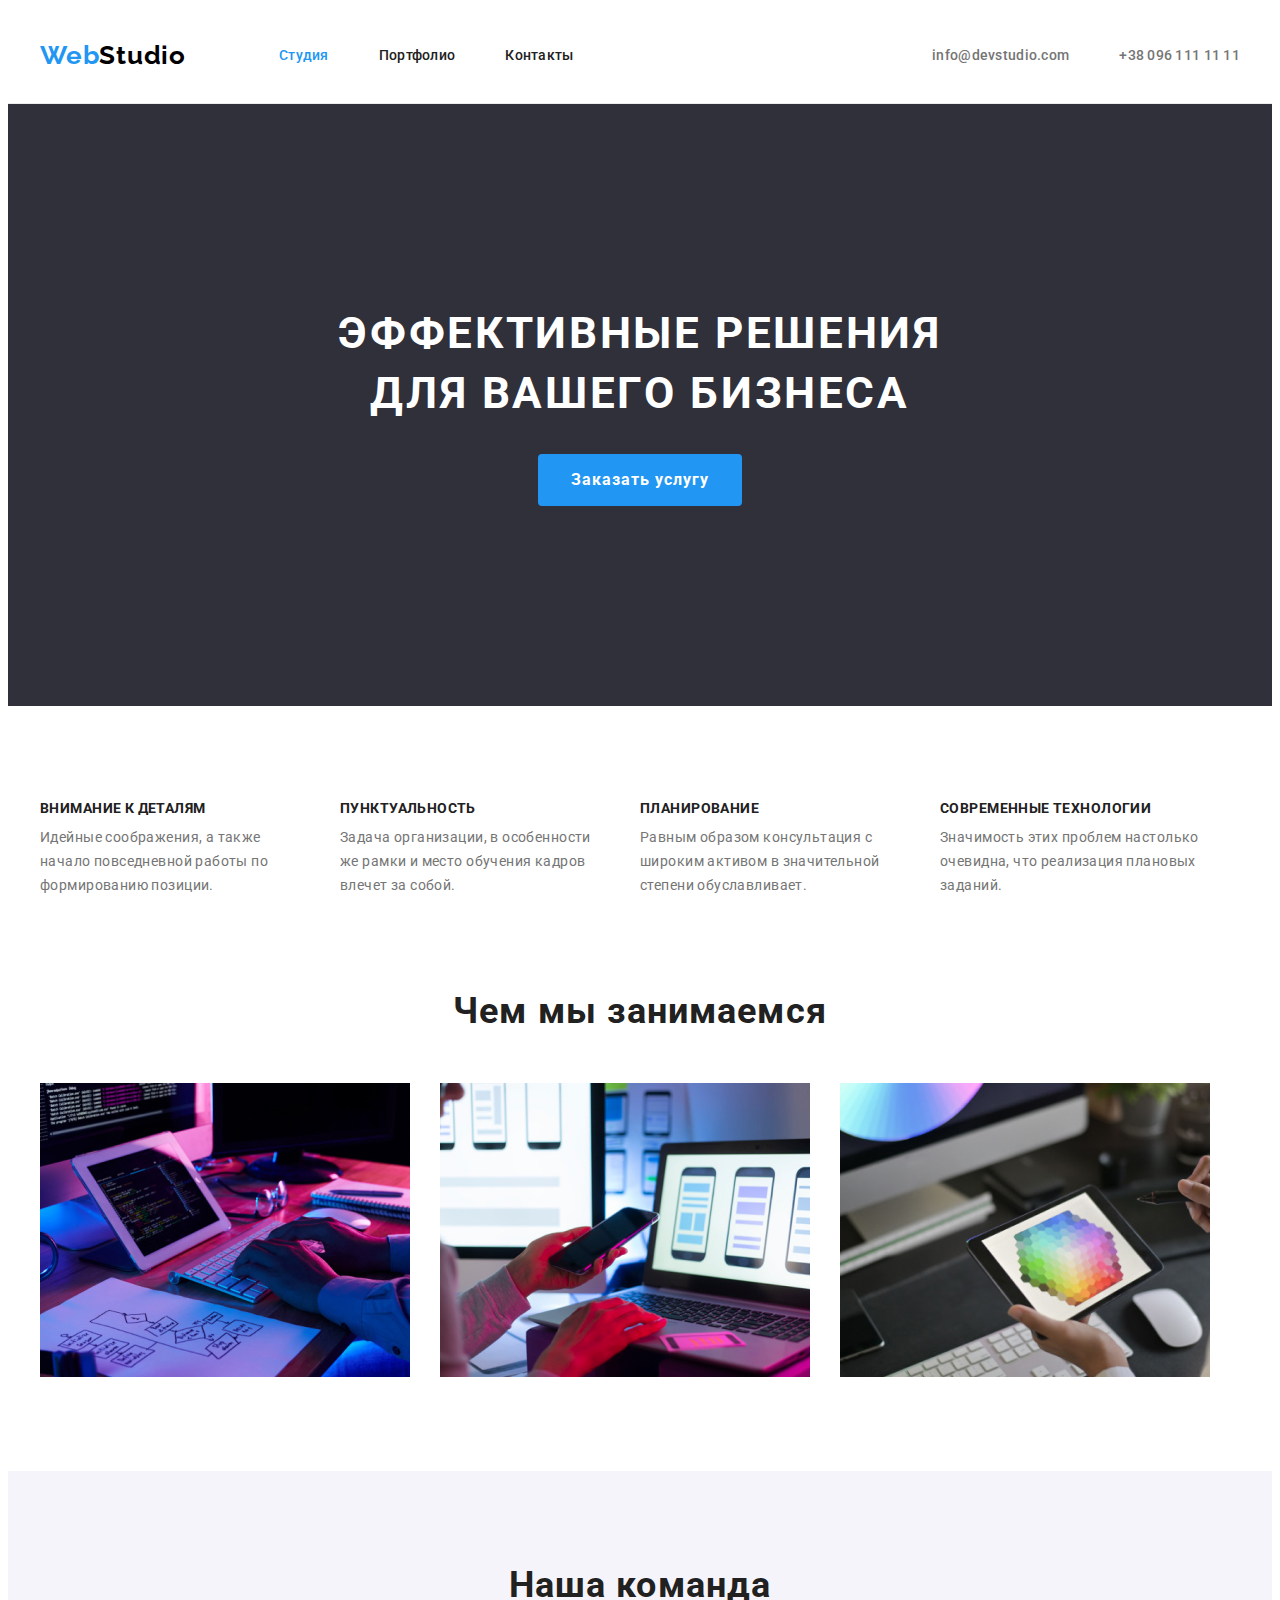
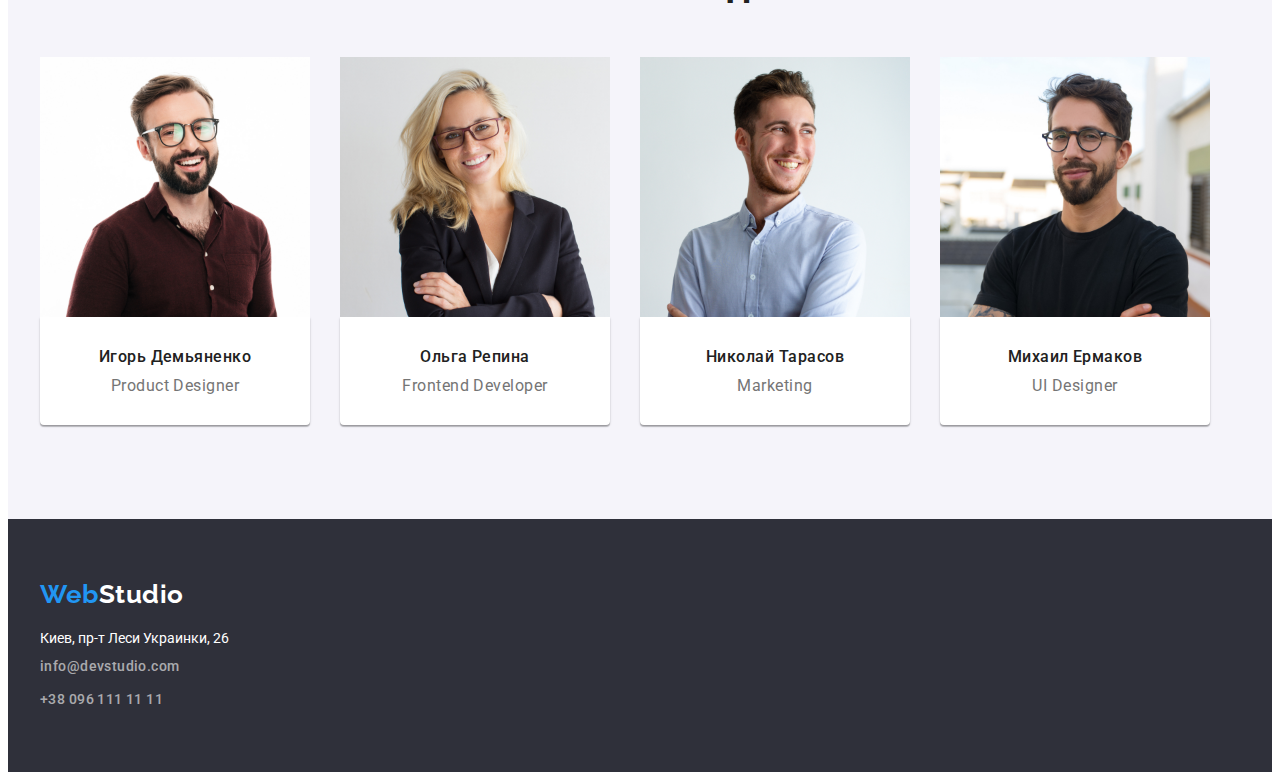
<file: index.html>
<!DOCTYPE html>
<html lang="ru">
  <head>
    <meta charset="UTF-8" />
    <meta name="viewport" content="width=device-width, initial-scale=1.0" />
    <title>Студія</title>
    <link rel="preconnect" href="https://fonts.googleapis.com" />
    <link rel="preconnect" href="https://fonts.gstatic.com" crossorigin />
    <link
      href="https://fonts.googleapis.com/css2?family=Raleway:wght@700&family=Roboto:wght@400;500;700;900&display=swap"
      rel="stylesheet"
    />
    <link
      rel="stylesheet"
      href="https://cdnjs.cloudflare.com/ajax/libs/modern-normalize/1.1.0/modern-normalize.min.css"
      integrity="sha512-wpPYUAdjBVSE4KJnH1VR1HeZfpl1ub8YT/NKx4PuQ5NmX2tKuGu6U/JRp5y+Y8XG2tV+wKQpNHVUX03MfMFn9Q=="
      crossorigin="anonymous"
      referrerpolicy="no-referrer"
    />
    <link rel="stylesheet" href="./common.css" />
    <link rel="stylesheet" href="./main.css" />
  </head>

  <body>
    <!--секція хедер-->
    <header class="header">
      <div class="container header-container">
        <a href="/" class="logo link"
          >Web<span class="logo-title">Studio</span></a
        >

        <nav>
          <ul class="header-nav list">
            <li class="header-item">
              <a class="link current" href="./index.html">Студия</a>
            </li>
            <li class="header-item">
              <a class="link" href="./portfolio.html">Портфолио</a>
            </li>
            <li class="header-item">
              <a class="link" href="Контакты">Контакты</a>
            </li>
          </ul>
        </nav>

        <ul class="header-contacts list">
          <li>
            <a class="header-contact mail link" href="mailto:info@devstudio.com"
              >info@devstudio.com</a
            >
          </li>
          <li>
            <a class="header-contact link" href="tel:+380961111111"
              >+38 096 111 11 11</a
            >
          </li>
        </ul>
      </div>
    </header>

    <!--секція герой-->
    <main>
      <section class="hero">
        <div class="container">
          <h1 class="hero title">Эффективные решения для вашего бизнеса</h1>
          <button class="button" type="button">Заказать услугу</button>
        </div>
      </section>

      <!--секція переваги-->
      <section class="section benefits-section">
        <div class="container">
          <h2 hidden>особенности</h2>
          <ul class="benefits list">
            <li class="benefit-item">
              <h3 class="title">Внимание к деталям</h3>
              <p class="text-benefits">
                Идейные соображения, а также начало повседневной работы по
                формированию позиции.
              </p>
            </li>
            <li class="benefit-item">
              <h3 class="title">Пунктуальность</h3>
              <p class="text-benefits">
                Задача организации, в особенности же рамки и место обучения
                кадров влечет за собой.
              </p>
            </li>
            <li class="benefit-item">
              <h3 class="title">Планирование</h3>
              <p class="text-benefits">
                Равным образом консультация с широким активом в значительной
                степени обуславливает.
              </p>
            </li>
            <li class="benefit-item">
              <h3 class="title">Современные технологии</h3>
              <p class="text-benefits">
                Значимость этих проблем настолько очевидна, что реализация
                плановых заданий.
              </p>
            </li>
          </ul>
        </div>
      </section>

      <!--секція about-->
      <section class="section section-about">
        <div class="container">
          <h2 class="section-title">Чем мы занимаемся</h2>
          <ul class="services list">
            <li class="about">
              <img src="./img/01.jpg" alt="Фото" width="370" height="294" />
            </li>
            <li class="about">
              <img src="./img/02jpg.jpg" alt="Фото" width="370" height="294" />
            </li>
            <li class="about">
              <img src="./img/03jpg.jpg" alt="Фото" width="370" height="294" />
            </li>
          </ul>
        </div>
      </section>

      <!--секція команда-->
      <section class="section team-list">
        <div class="container">
          <h2 class="section-title">Наша команда</h2>
          <ul class="team list">
            <li class="team-item">
              <img src="./img/1.jpg" alt="портрет Игоря" width="270" />
              <div class="team-pic">
                <h3 class="title-smaller">Игорь Демьяненко</h3>
                <p class="text">Product Designer</p>
              </div>
            </li>
            <li class="team-item">
              <img src="./img/2.jpg" alt="портрет Ольги" width="270" />
              <div class="team-pic">
                <h3 class="title-smaller">Ольга Репина</h3>
                <p class="text">Frontend Developer</p>
              </div>
            </li>
            <li class="team-item">
              <img src="./img/3.jpg" alt="портрет Николая" width="270" />
              <div class="team-pic">
                <h3 class="title-smaller">Николай Тарасов</h3>
                <p class="text">Marketing</p>
              </div>
            </li>
            <li class="team-item">
              <img src="./img/4.jpg" alt="портрет Михаила" width="270" />
              <div class="team-pic">
                <h3 class="title-smaller">Михаил Ермаков</h3>
                <p class="text">UI Designer</p>
              </div>
            </li>
          </ul>
        </div>
      </section>
    </main>

    <!--сексія Футер-->
    <footer class="footer">
      <div class="container">
        <a href="/" class="logo link"
          >Web<span class="logo-title">Studio</span></a
        >
        <address class="map">Киев, пр-т Леси Украинки, 26</address>
        <address class="contacts">
          <a
            class="footer-contacts link mail-footer"
            href="mailto:info@devstudio.com"
            >info@devstudio.com</a
          >
          <a class="footer-contacts link" href="tel:+380961111111"
            >+38 096 111 11 11</a
          >
        </address>
      </div>
    </footer>
  </body>
</html>
</file>
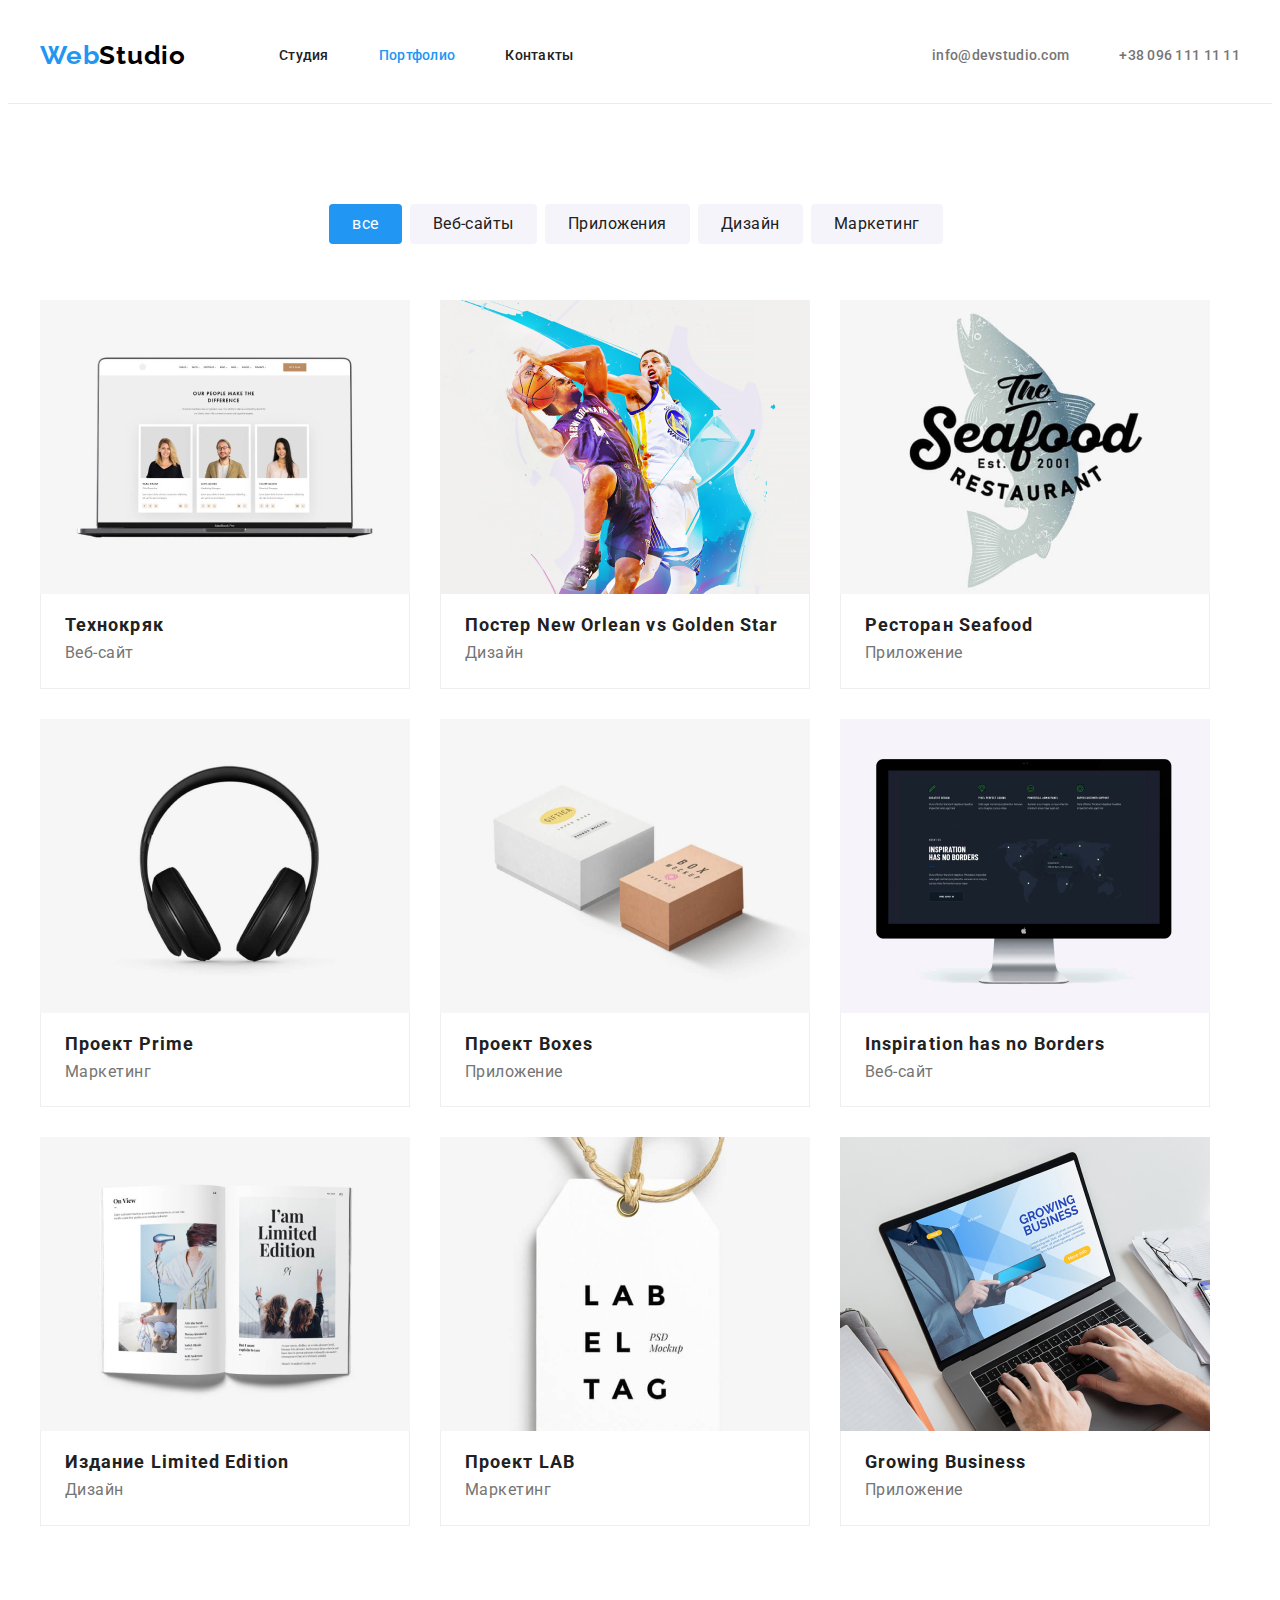
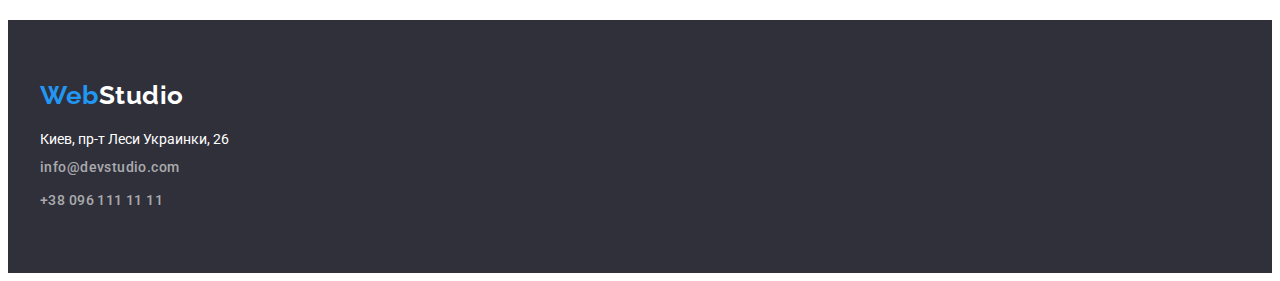
<file: portfolio.html>
<!DOCTYPE html>
<html lang="ru">
  <head>
    <meta charset="UTF-8" />
    <meta name="viewport" content="width=device-width, initial-scale=1.0" />
    <title>Студія</title>
    <link rel="preconnect" href="https://fonts.googleapis.com" />
    <link rel="preconnect" href="https://fonts.gstatic.com" crossorigin />
    <link
      href="https://fonts.googleapis.com/css2?family=Raleway:wght@700&family=Roboto:wght@400;500;700;900&display=swap"
      rel="stylesheet"
    />
    <link
      rel="stylesheet"
      href="https://cdnjs.cloudflare.com/ajax/libs/modern-normalize/1.1.0/modern-normalize.min.css"
      integrity="sha512-wpPYUAdjBVSE4KJnH1VR1HeZfpl1ub8YT/NKx4PuQ5NmX2tKuGu6U/JRp5y+Y8XG2tV+wKQpNHVUX03MfMFn9Q=="
      crossorigin="anonymous"
      referrerpolicy="no-referrer"
    />
    <link rel="stylesheet" href="./main.css" />
    <link rel="stylesheet" href="./common.css" />
  </head>

  <body>
    <!--секція хедер-->
    <header class="header">
      <div class="container header-container">
        <a href="/" class="logo link"
          >Web<span class="logo-title">Studio</span></a
        >

        <nav>
          <ul class="header-nav list">
            <li class="header-item">
              <a class="link" href="./index.html">Студия</a>
            </li>
            <li class="header-item">
              <a class="link current" href="./portfolio.html">Портфолио</a>
            </li>
            <li class="header-item">
              <a class="link" href="Контакты">Контакты</a>
            </li>
          </ul>
        </nav>

        <ul class="header-contacts list">
          <li>
            <a class="header-contact mail link" href="mailto:info@devstudio.com"
              >info@devstudio.com</a
            >
          </li>
          <li>
            <a class="header-contact link" href="tel:+380961111111"
              >+38 096 111 11 11</a
            >
          </li>
        </ul>
      </div>
    </header>

    <!--секція Портфолио-->
    <main>
      <section class="portfolio-section">
        <div class="container">
          <h1 hidden>Портфолио</h1>
          <ul class="portfolio-list list">
            <li class="portfolio-item">
              <button type="button" class="button-secondary current">
                все
              </button>
            </li>
            <li class="portfolio-item">
              <button type="button" class="button-secondary">Веб-сайты</button>
            </li>
            <li class="portfolio-item">
              <button type="button" class="button-secondary">Приложения</button>
            </li>
            <li class="portfolio-item">
              <button type="button" class="button-secondary">Дизайн</button>
            </li>
            <li class="portfolio-item">
              <button type="button" class="button-secondary">Маркетинг</button>
            </li>
          </ul>
          <ul class="project list">
            <li class="dropdown">
              <a class="pic">
                <img
                  src="./images/1.jpg"
                  alt="ноутбук открытой веб-страницей"
                  width="370"
                  height="294"
                />
                <div class="border-portfolio">
                  <h2 class="title-portfolio">Технокряк</h2>
                  <p class="text-portfolio">Веб-сайт</p>
                </div>
              </a>
            </li>
            <li class="dropdown">
              <a class="pic">
                <img
                  src="./images/2.jpg"
                  alt="игра в баскетбол"
                  width="370"
                  height="294"
                />
                <div class="border-portfolio">
                  <h2 class="title-portfolio">
                    Постер New Orlean vs Golden Star
                  </h2>
                  <p class="text-portfolio">Дизайн</p>
                </div>
              </a>
            </li>
            <li class="dropdown">
              <a class="pic">
                <img
                  src="./images/3.jpg"
                  alt="логотип ресторана"
                  width="370"
                  height="294"
                />
                <div class="border-portfolio">
                  <h2 class="title-portfolio">Ресторан Seafood</h2>
                  <p class="text-portfolio">Приложение</p>
                </div>
              </a>
            </li>
            <li class="dropdown">
              <a class="pic">
                <img
                  src="./images/4.jpg"
                  alt="наушники"
                  width="370"
                  height="294"
                />
                <div class="border-portfolio">
                  <h2 class="title-portfolio">Проект Prime</h2>
                  <p class="text-portfolio">Маркетинг</p>
                </div>
              </a>
            </li>
            <li class="dropdown">
              <a class="pic">
                <img
                  src="./images/5.jpg"
                  alt="две коробки"
                  width="370"
                  height="294"
                />
                <div class="border-portfolio">
                  <h2 class="title-portfolio">Проект Boxes</h2>
                  <p class="text-portfolio">Приложение</p>
                </div>
              </a>
            </li>
            <li class="dropdown">
              <a class="pic">
                <img
                  src="./images/6.jpg"
                  alt="монитор компютера"
                  width="370"
                  height="294"
                />
                <div class="border-portfolio">
                  <h2 class="title-portfolio">Inspiration has no Borders</h2>
                  <p class="text-portfolio">Веб-сайт</p>
                </div>
              </a>
            </li>
            <li class="dropdown">
              <a class="pic">
                <img
                  src="./images/7.jpg"
                  alt="открытая книга"
                  width="370"
                  height="294"
                />
                <div class="border-portfolio">
                  <h2 class="title-portfolio">Издание Limited Edition</h2>
                  <p class="text-portfolio">Дизайн</p>
                </div>
              </a>
            </li>
            <li class="dropdown">
              <a class="pic">
                <img
                  src="./images/8.jpg"
                  alt="лейбочка"
                  width="370"
                  height="294"
                />
                <div class="border-portfolio">
                  <h2 class="title-portfolio">Проект LAB</h2>
                  <p class="text-portfolio">Маркетинг</p>
                </div>
              </a>
            </li>
            <li class="dropdown">
              <a class="pic">
                <img
                  src="./images/9.jpg"
                  alt="ноутбук с приложением"
                  width="370"
                  height="294"
                />
                <div class="border-portfolio">
                  <h2 class="title-portfolio">Growing Business</h2>
                  <p class="text-portfolio">Приложение</p>
                </div>
              </a>
            </li>
          </ul>
        </div>
      </section>
    </main>

    <!--сексія Футер-->
    <footer class="footer">
      <div class="container">
        <a href="/" class="logo link"
          >Web<span class="logo-title">Studio</span></a
        >
        <address class="map">Киев, пр-т Леси Украинки, 26</address>
        <address class="contacts">
          <a
            class="footer-contacts link mail-footer"
            href="mailto:info@devstudio.com"
            >info@devstudio.com</a
          >
          <a class="footer-contacts link" href="tel:+380961111111"
            >+38 096 111 11 11</a
          >
        </address>
      </div>
    </footer>
  </body>
</html>
</file>
<file: common.css>
/*герой*/

.hero {
    background-color: var(--titel-background-color);
    text-align: center;
    padding-top: 200px;
    padding-bottom: 200px;
}

.hero.title{
    max-width: 650px;
    margin-bottom: 30px;
    margin-left: auto;
    margin-right: auto;
    padding: 0;
    color: var(--primery-white-coloc);
    font-size: 44px;
    font-weight: 900px;
    line-height: 1.36;
    letter-spacing: 0.06em;
}


/* кнопки */

.button {
    font-family: var(--main-font), sans-serif;
    color: var(--primery-white-coloc);
    background-color: var(--accent-color);
    font-weight: 700;
    font-size: 16px;
    letter-spacing: 0.06em;
    line-height: 1.88;
    border-radius: 4px;
    border: 1px solid transparent;
    padding: 10px 32px;
}

.button:hover,
.button:focus {
    background-color: #188CE8;
}

.button-secondary {
    font-family: var(--main-font), sans-serif;
    color: var(--title-text-coloc);
    font-weight: 500px;
    font-size: 16px;
    line-height: 1.62;
    text-align: center;
    letter-spacing: 0.03em;
    cursor: pointer;
    background-color: var(--secondary-background-color);
    border-radius: 4px;
    border: 1px solid transparent;
    padding: 6px 22px;
}

.button-secondary:hover,
.button-secondary:focus {
    color: var(--primery-white-coloc);
    background-color: var(--accent-color);
}

.button-secondary.current{
background-color: var(--accent-color);
color: var(--primery-white-coloc);
}

/* переваги*/

.benefits-section {
    padding-top: 94px;
    padding-bottom: 94px;
}

.benefits.list {
    display: flex;
}

.benefit-item:not(:last-child) {
    margin-right: 30px;
}

.benefit-item {
    width: 270px;
}

.title{
    margin-bottom: 10px;
    color: var(--title-text-coloc);
    font-weight: 700;
    font-size: 14px;
    font-family: var(--main-font);
    letter-spacing: 0.03em;
    text-transform: uppercase;
}

.text-benefits {
    font-family: var(--main-font);
    font-size: 14px;
    line-height: 1.71;
    letter-spacing: 0.03em;
}

/* about*/

.section-about {
    padding-bottom: 94px;
}

.section-title{
    margin-bottom: 50px;
    color: var(--title-text-coloc);
    font-weight: 700;
    font-size: 36px;
    line-height: 1.16;
    text-align: center;
    letter-spacing: 0.03em;
}

.services.list {
    display: flex;
    margin-top: 50px;
}

.about:not(:last-child){
    margin-right: 30px;
}

/*команда*/

.section.team-list {
    padding: 94px 0;
    background-color: var(--secondary-background-color);
}

.team.list {
    display: flex;
    flex-wrap: wrap;
}

.team-pic {
    box-shadow: 0px 1px 3px rgba(0, 0, 0, 0.12), 0px 1px 1px rgba(0, 0, 0, 0.14), 0px 2px 1px rgba(0, 0, 0, 0.2);
    border-radius: 0px 0px 4px 4px;
    background-color: var(--primery-white-coloc);
    padding-top: 30px;
    padding-bottom: 30px;
}

.title-smaller {
    margin-bottom: 10px;
    color: var(--title-text-coloc);
    font-weight: 500;
    font-size: 16px;
    line-height: 1.19;
    text-align: center;
    letter-spacing: 0.03em;
}

.team-item:not(:last-child) {
    margin-right: 30px;
}

.text {
    font-size: 16px;
    line-height: 1.19;
    text-align: center;
    letter-spacing: 0.03em;
}


/* Портфоліо*/

.portfolio-section {
    padding-top: 100px;
    padding-bottom: 94px;
}

.portfolio-list {
    display: flex;
    justify-content: center;
    margin-bottom: 56px;
}

.portfolio-item {
    margin-right: 8px;
}

.project {
    display: flex;
    flex-wrap: wrap;
    margin: -15px;
}

.dropdown {
    width: 370px;
    margin: 15px;
}

.portfolio {
    margin-bottom: 4px;
    font-size: 18px;
    line-height: 2;
    letter-spacing: 0.06em;
}

.title-portfolio {
    margin-bottom: 4px;
    color: var(--title-text-coloc);
    font-weight: 700;
    font-size: 18px;
    letter-spacing: 0.06em;
}

.border-portfolio {
    border: 1px solid #EEEEEE;
    border-top: 0;
    padding: 20px 24px;
}

.pic {
    display: block;
}

.text-portfolio{
    font-family: var(--main-font);
    font-size: 16px;
    font-weight: 400;
    line-height: 1.8;
    letter-spacing: 0.03em;
}
</file>
<file: main.css>
/* основний колір текста #757575 */
/* вторичний колір текста #212121 */
/* білий #FFFFFF */
/* герой і футер background: #2F303A */
/* основний background: #E5E5E5 */
/* команда background: #F5F4FA */
/* хедер background: #FFFFFF*/

:root {
    --primery-text-color: #757575;
    --title-text-coloc: #212121;
    --accent-color: #2196F3;
    --primery-white-coloc: #FFFFFF;
    --titel-background-color: #2F303A;
    --secondary-background-color: #F5F4FA;
    --black: #000000;
    --main-font: Roboto;
    --secondary-font: Raleway;
}


body {
    background-color: var(--primery-white-coloc);
    color: var(--primery-text-color);
    font-family: var(--main-font), sans-serif;
    font-size: 14px;
}

.container {
    width: 1200px;
    padding-left: 15px;
    padding-right: 15px;
    margin-left: auto;
    margin-right: auto;
}

h1, h2, h3, p {
    margin: 0;
}

.list {
    list-style: none;
    margin: 0;
    padding: 0;
}

img{
    display: block;
    max-width: 100%;
    height: auto;
    }

/* хедер*/

.header{
    border-bottom: 1px solid #ECECEC;
}

.header-container {
    display: flex;
    align-items: center;
}
        
.header .logo {
    margin-right: 93px;
    color: var(--accent-color);
    font-family: var(--secondary-font), sans-serif;
    font-weight: 700;
    font-size: 26px;
    line-height: 1.19;
    letter-spacing: 0.03em;
}

.header .logo-title {
    color: var(--black);
}

.header {
    padding-top: 32px;
    padding-bottom: 32px;
    background-color: var(--primery-white-coloc);
}

.header-nav {
    display: flex;
    align-items: center;
}

.header-item:not(:last-child) {
margin-right: 50px;
}

.link {
    text-decoration: none;
    font-weight: 500;
    font-size: 14px;
    color: var(--title-text-coloc);
    letter-spacing: 0.02em;
}

.header-nav .link:hover,
.header-nav .link:focus {
    color: var(--accent-color);
}

.header-nav .link.current {
    color: var(--accent-color);
    display: block;
}

.header-contacts {
    display: flex;
    margin-left: auto;
}

.header-contact {
    color: var(--primery-text-color);
    font-weight: 500;
    font-size: 14px;
    letter-spacing: 0.02em;
}

.header-contact:hover {
    color: var(--accent-color);
}

.mail {
    margin-right: 50px;
}
/*футер*/

.footer {
    padding-top: 60px;
    padding-bottom: 60px;
    color: var(--primery-white-coloc);
    background-color: var(--titel-background-color);
    font-style: normal;
}

.footer .logo {
    display: block;
    margin-bottom: 20px;
    font-family: var(--secondary-font), sans-serif;
    font-weight: 700;
    font-size: 26px;
    line-height: 1.19;
    color: var(--accent-color);
}

.footer .logo-title {
    color: var(--primery-white-coloc);
}

address {
    font-style: normal;
}
.map {
    margin-bottom: 9px;
}

.contacts .footer-contacts{
    display: block;
    color: rgba(255, 255, 255, 0.6);
    line-height: 1.71;
    letter-spacing: 0.03em;
}

.mail-footer {
    margin-bottom: 9px;
}
</file>
